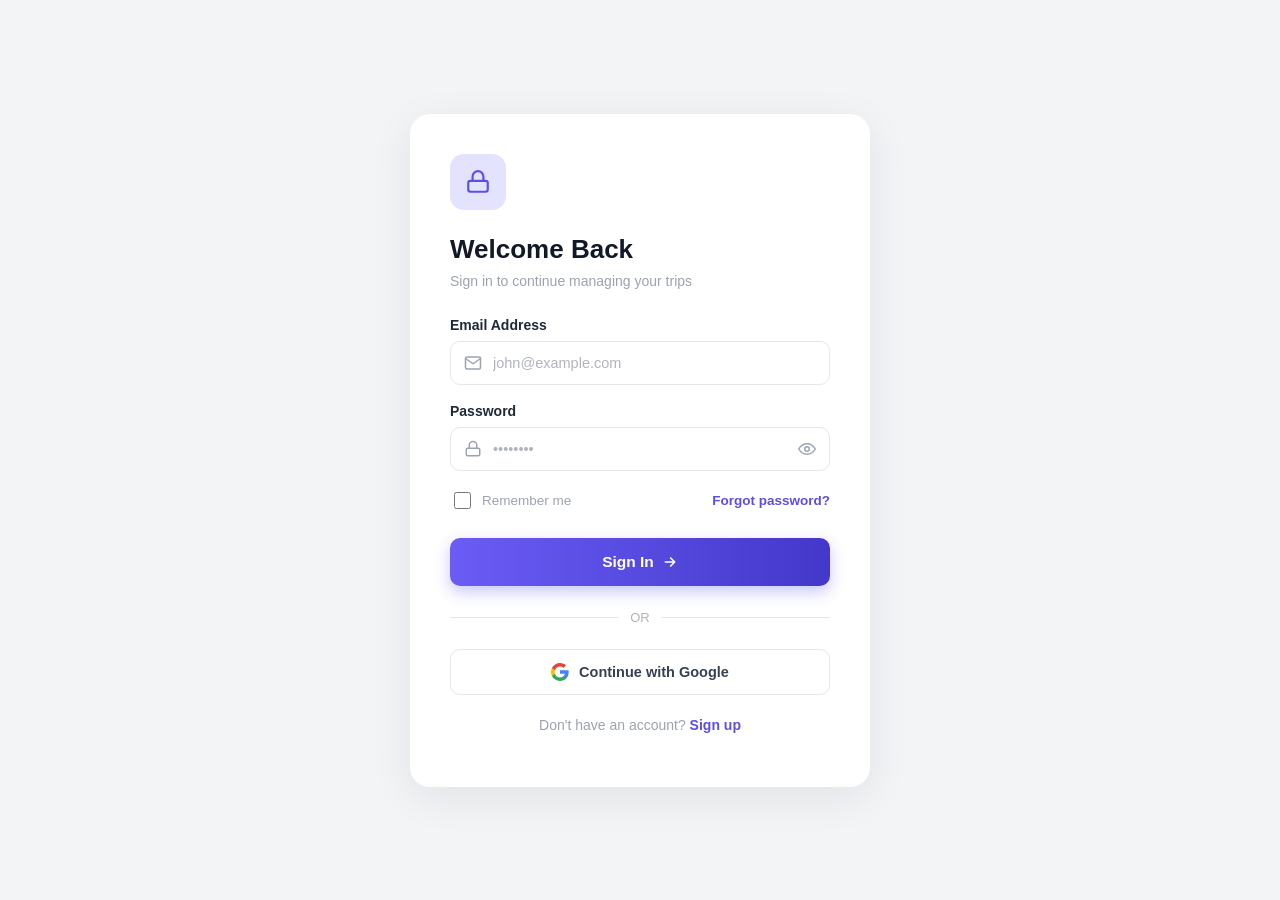
<file: Expense Tracker/signIn.html>
<!DOCTYPE html>
<html lang="en">
<head>
<meta charset="UTF-8">
<title>Sign In to Safarly</title>
<style>
  * { box-sizing: border-box; }

  body {
    margin: 0;
    min-height: 100vh;
    display: flex;
    align-items: center;
    justify-content: center;
    background: #f3f4f6;
    font-family: -apple-system, BlinkMacSystemFont, "Segoe UI", Inter, Roboto, sans-serif;
    padding: 40px 20px;
  }

  .card {
    width: 100%;
    max-width: 460px;
    background: #ffffff;
    border-radius: 20px;
    padding: 40px;
    box-shadow: 0 10px 40px rgba(17, 24, 39, 0.08);
  }

  .icon-badge {
    width: 56px;
    height: 56px;
    background: #e4e3ff;
    border-radius: 14px;
    display: flex;
    align-items: center;
    justify-content: center;
    margin-bottom: 24px;
  }

  .icon-badge svg {
    width: 26px;
    height: 26px;
    stroke: #5b4fe8;
  }

  h1 {
    font-size: 26px;
    font-weight: 800;
    color: #111827;
    margin: 0 0 8px;
  }

  .subtitle {
    font-size: 14px;
    color: #9ca3af;
    margin: 0 0 28px;
  }

  .field {
    margin-bottom: 18px;
  }

  .field label {
    display: block;
    font-size: 14px;
    font-weight: 600;
    color: #1f2937;
    margin-bottom: 8px;
  }

  .input-wrap {
    position: relative;
  }

  .input-wrap svg.icon-left {
    position: absolute;
    left: 14px;
    top: 50%;
    transform: translateY(-50%);
    width: 18px;
    height: 18px;
    stroke: #9ca3af;
    pointer-events: none;
  }

  .input-wrap input {
    width: 100%;
    padding: 13px 16px 13px 42px;
    border: 1px solid #e5e7eb;
    border-radius: 10px;
    font-size: 14.5px;
    color: #111827;
    outline: none;
    transition: border-color 0.2s, box-shadow 0.2s;
  }

  .input-wrap input::placeholder {
    color: #b0b4bb;
  }

  .input-wrap input:focus {
    border-color: #6366f1;
    box-shadow: 0 0 0 3px rgba(99, 102, 241, 0.15);
  }

  .input-wrap .toggle-eye {
    position: absolute;
    right: 14px;
    top: 50%;
    transform: translateY(-50%);
    width: 18px;
    height: 18px;
    stroke: #9ca3af;
    cursor: pointer;
    background: none;
    border: none;
    padding: 0;
  }

  .options-row {
    display: flex;
    align-items: center;
    justify-content: space-between;
    margin: 4px 0 26px;
  }

  .remember-me {
    display: flex;
    align-items: center;
    gap: 8px;
  }

  .remember-me input[type="checkbox"] {
    width: 17px;
    height: 17px;
    accent-color: #5b4fe8;
    border-radius: 4px;
    cursor: pointer;
  }

  .remember-me label {
    font-size: 13.5px;
    color: #9ca3af;
    cursor: pointer;
  }

  .options-row a {
    font-size: 13.5px;
    color: #5b4fe8;
    font-weight: 600;
    text-decoration: none;
  }

  .options-row a:hover {
    text-decoration: underline;
  }

  .btn-submit {
    width: 100%;
    padding: 15px;
    border: none;
    border-radius: 10px;
    background: linear-gradient(90deg, #6a5cf5 0%, #4338ca 100%);
    color: #ffffff;
    font-size: 15.5px;
    font-weight: 700;
    cursor: pointer;
    display: flex;
    align-items: center;
    justify-content: center;
    gap: 8px;
    box-shadow: 0 6px 16px rgba(79, 70, 229, 0.3);
    transition: transform 0.15s ease, box-shadow 0.15s ease;
  }

  .btn-submit:hover {
    transform: translateY(-1px);
    box-shadow: 0 8px 20px rgba(79, 70, 229, 0.4);
  }

  .btn-submit:active {
    transform: translateY(0);
  }

  .divider {
    display: flex;
    align-items: center;
    gap: 12px;
    margin: 24px 0;
  }

  .divider::before,
  .divider::after {
    content: "";
    flex: 1;
    height: 1px;
    background: #e5e7eb;
  }

  .divider span {
    font-size: 13px;
    color: #b0b4bb;
  }

  .btn-social {
    width: 100%;
    padding: 13px;
    border: 1px solid #e5e7eb;
    border-radius: 10px;
    background: #ffffff;
    color: #374151;
    font-size: 14.5px;
    font-weight: 600;
    cursor: pointer;
    display: flex;
    align-items: center;
    justify-content: center;
    gap: 10px;
    transition: background 0.15s ease, border-color 0.15s ease;
  }

  .btn-social:hover {
    background: #f9fafb;
    border-color: #d1d5db;
  }

  .footer-text {
    text-align: center;
    margin-top: 22px;
    font-size: 14px;
    color: #9ca3af;
  }

  .footer-text a {
    color: #5b4fe8;
    font-weight: 700;
    text-decoration: none;
  }

  .footer-text a:hover {
    text-decoration: underline;
  }
</style>
</head>
<body>

<div class="card">
  <div class="icon-badge">
    <svg viewBox="0 0 24 24" fill="none" stroke-width="2" stroke-linecap="round" stroke-linejoin="round">
      <rect x="3" y="11" width="18" height="10" rx="2"></rect>
      <path d="M7 11V7a5 5 0 0 1 10 0v4"></path>
    </svg>
  </div>

  <h1>Welcome Back</h1>
  <p class="subtitle">Sign in to continue managing your trips</p>

  <div class="field">
    <label for="email">Email Address</label>
    <div class="input-wrap">
      <svg class="icon-left" viewBox="0 0 24 24" fill="none" stroke-width="2" stroke-linecap="round" stroke-linejoin="round">
        <rect x="2" y="4" width="20" height="16" rx="2"></rect>
        <path d="m2 6 10 7 10-7"></path>
      </svg>
      <input id="email" type="email" placeholder="john@example.com">
    </div>
  </div>

  <div class="field">
    <label for="password">Password</label>
    <div class="input-wrap">
      <svg class="icon-left" viewBox="0 0 24 24" fill="none" stroke-width="2" stroke-linecap="round" stroke-linejoin="round">
        <rect x="3" y="11" width="18" height="10" rx="2"></rect>
        <path d="M7 11V7a5 5 0 0 1 10 0v4"></path>
      </svg>
      <input id="password" type="password" placeholder="••••••••">
      <button type="button" class="toggle-eye" aria-label="Show password" onclick="togglePw('password', this)">
        <svg viewBox="0 0 24 24" fill="none" stroke-width="2" stroke-linecap="round" stroke-linejoin="round">
          <path d="M1 12s4-7 11-7 11 7 11 7-4 7-11 7-11-7-11-7Z"></path>
          <circle cx="12" cy="12" r="3"></circle>
        </svg>
      </button>
    </div>
  </div>

  <div class="options-row">
    <div class="remember-me">
      <input type="checkbox" id="remember">
      <label for="remember">Remember me</label>
    </div>
    <a href="#">Forgot password?</a>
  </div>

  <button class="btn-submit" type="button">
    Sign In
    <svg viewBox="0 0 24 24" width="16" height="16" fill="none" stroke="currentColor" stroke-width="2.5" stroke-linecap="round" stroke-linejoin="round">
      <path d="M5 12h14M13 6l6 6-6 6"></path>
    </svg>
  </button>

  <div class="divider"><span>OR</span></div>

  <button class="btn-social" type="button">
    <svg width="18" height="18" viewBox="0 0 24 24">
      <path fill="#4285F4" d="M23.52 12.27c0-.85-.08-1.67-.22-2.45H12v4.64h6.47c-.28 1.5-1.13 2.78-2.4 3.63v3.01h3.88c2.27-2.09 3.57-5.17 3.57-8.83z"/>
      <path fill="#34A853" d="M12 24c3.24 0 5.96-1.07 7.95-2.9l-3.88-3.01c-1.08.72-2.45 1.15-4.07 1.15-3.13 0-5.78-2.11-6.73-4.96H1.26v3.11C3.24 21.3 7.29 24 12 24z"/>
      <path fill="#FBBC05" d="M5.27 14.28A7.2 7.2 0 0 1 4.9 12c0-.79.14-1.56.37-2.28V6.61H1.26A11.98 11.98 0 0 0 0 12c0 1.94.46 3.77 1.26 5.39l4.01-3.11z"/>
      <path fill="#EA4335" d="M12 4.75c1.77 0 3.35.61 4.6 1.8l3.44-3.44C17.95 1.19 15.24 0 12 0 7.29 0 3.24 2.7 1.26 6.61l4.01 3.11C6.22 6.86 8.87 4.75 12 4.75z"/>
    </svg>
    Continue with Google
  </button>

  <p class="footer-text">Don't have an account? <a href="#">Sign up</a></p>
</div>



</body>
</html>
</file>
